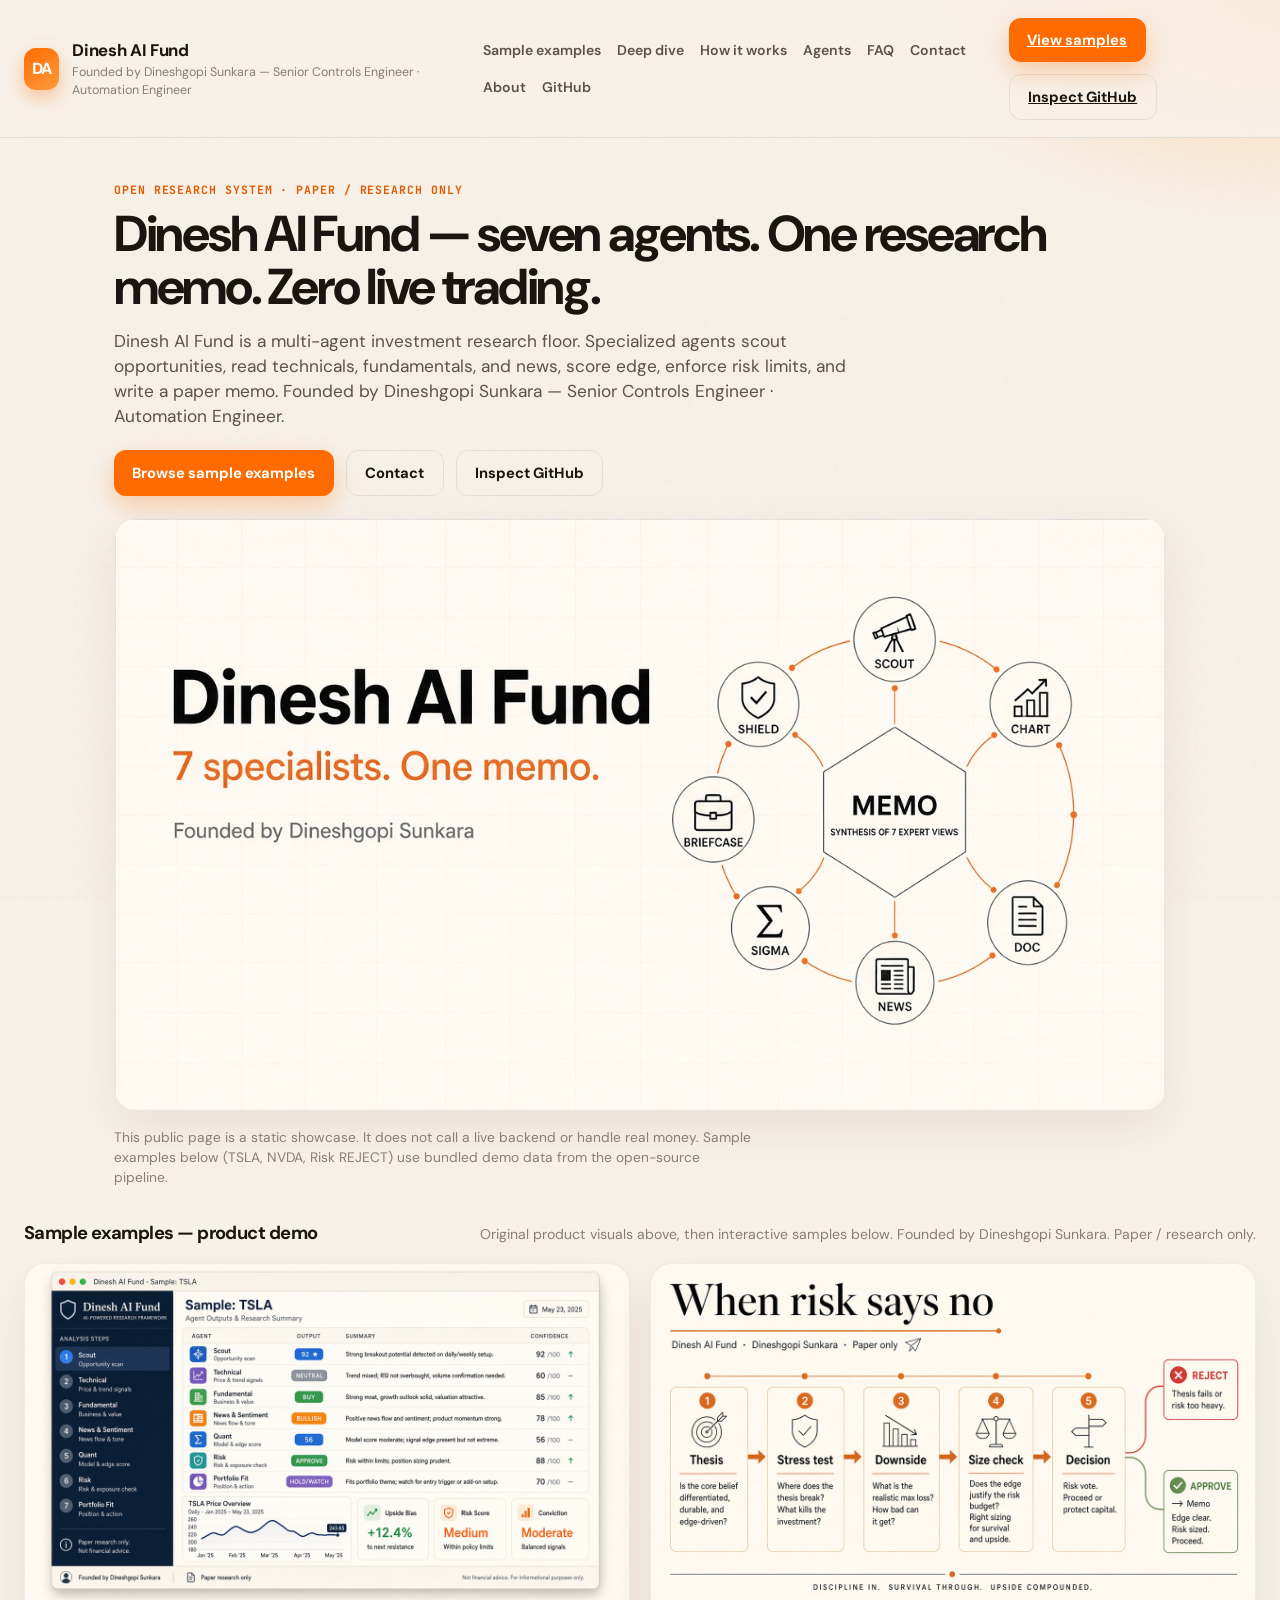
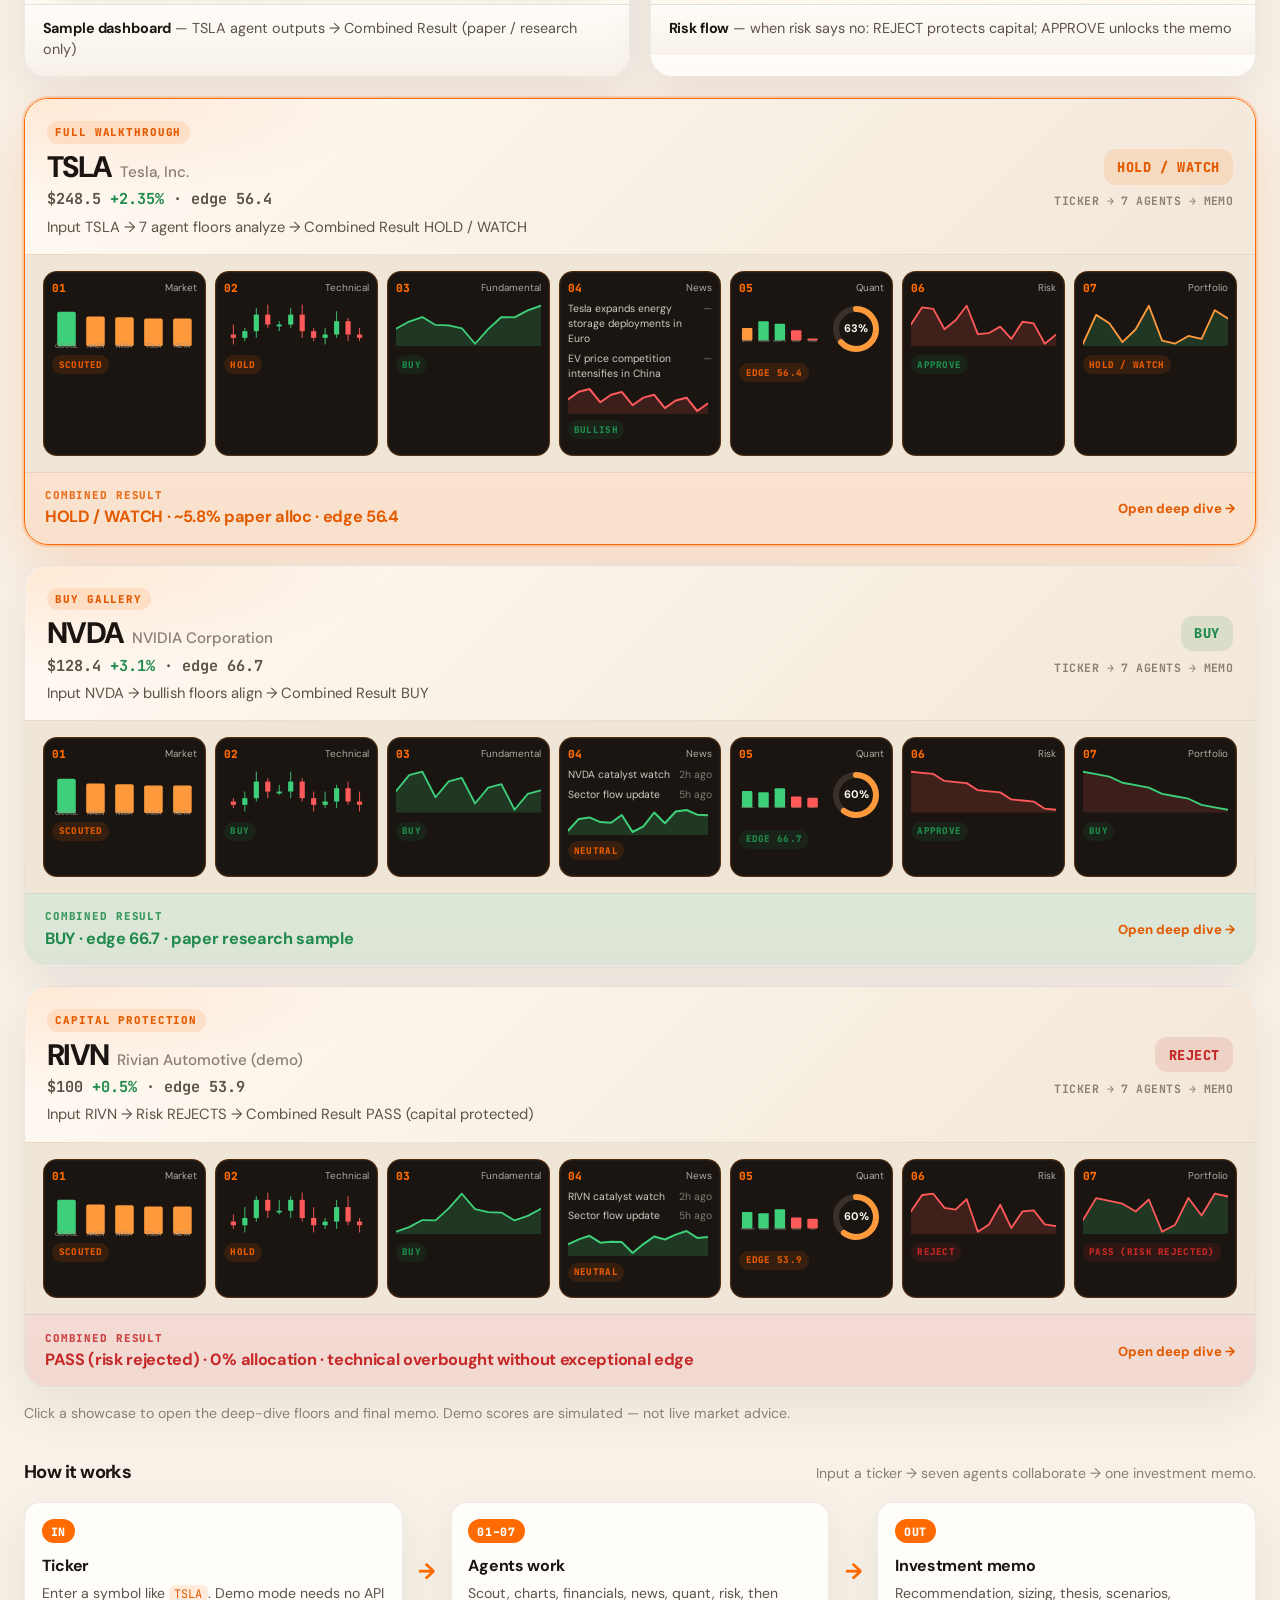
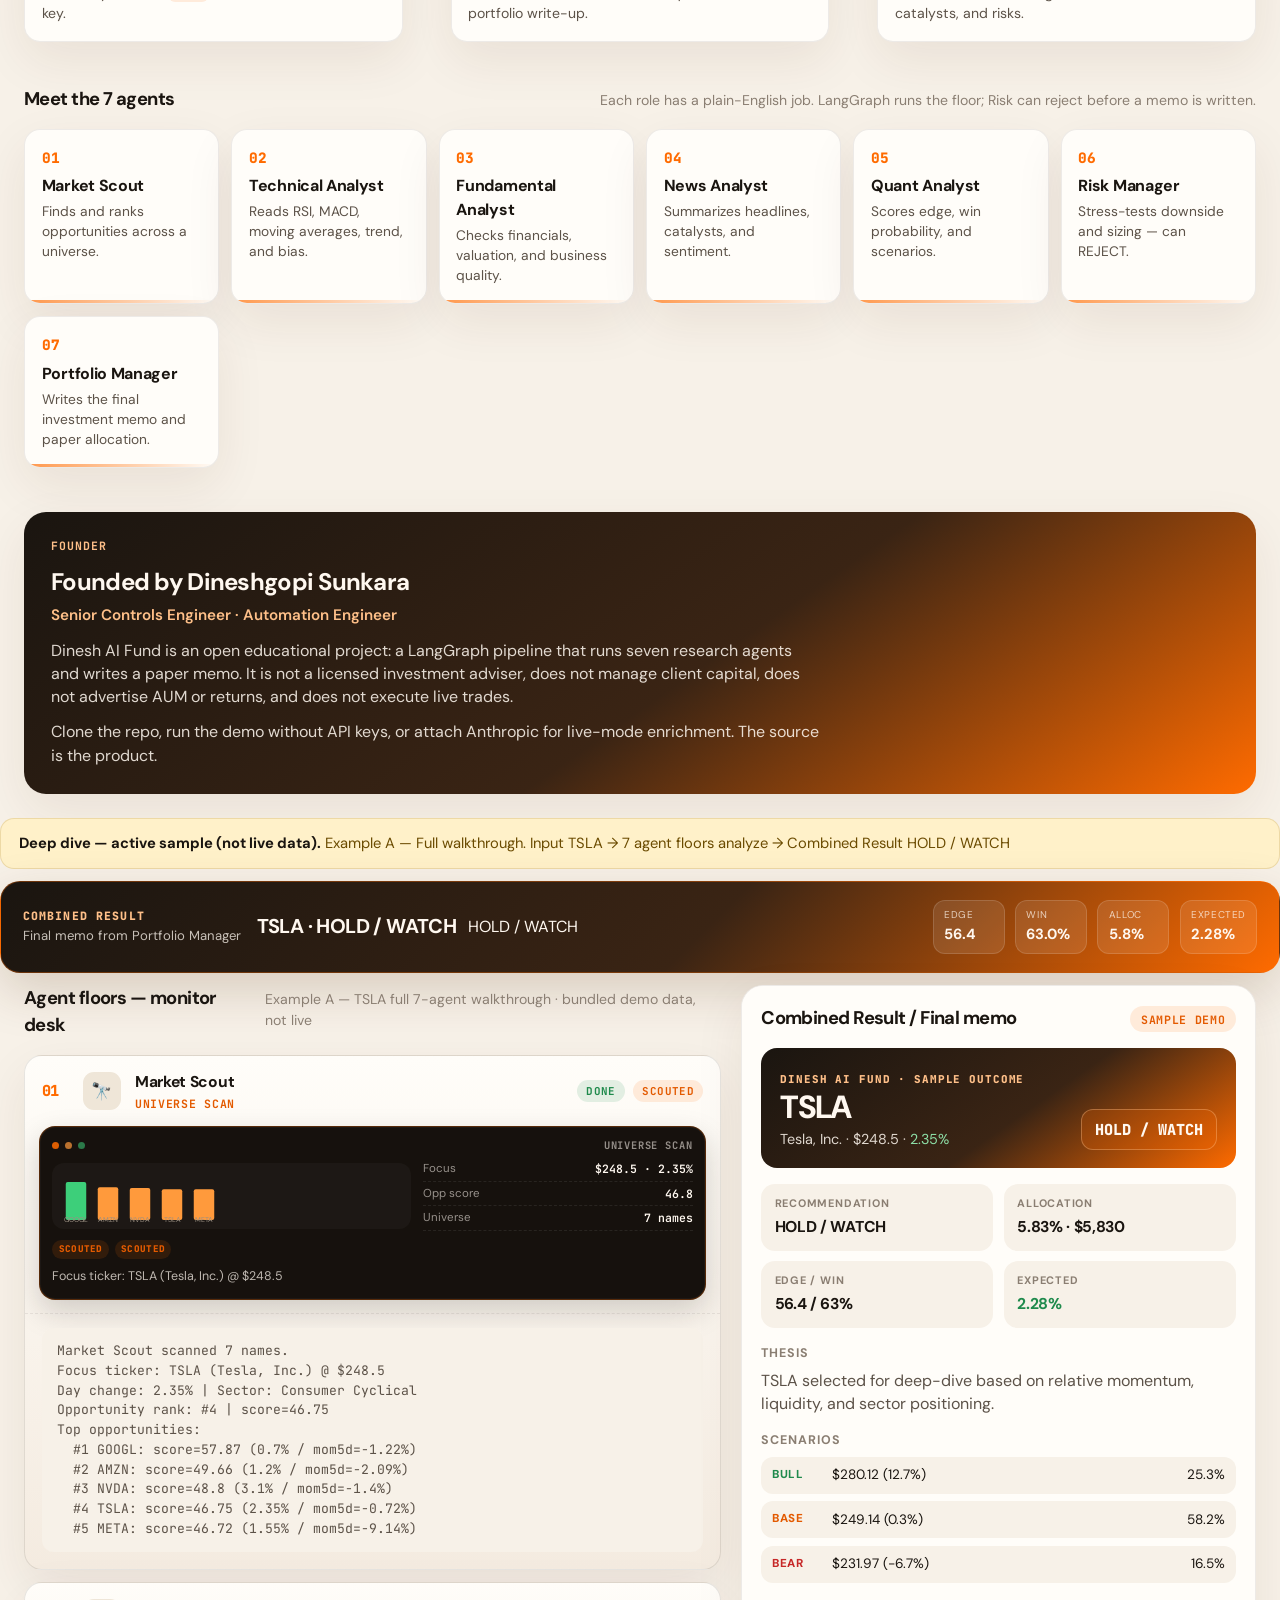
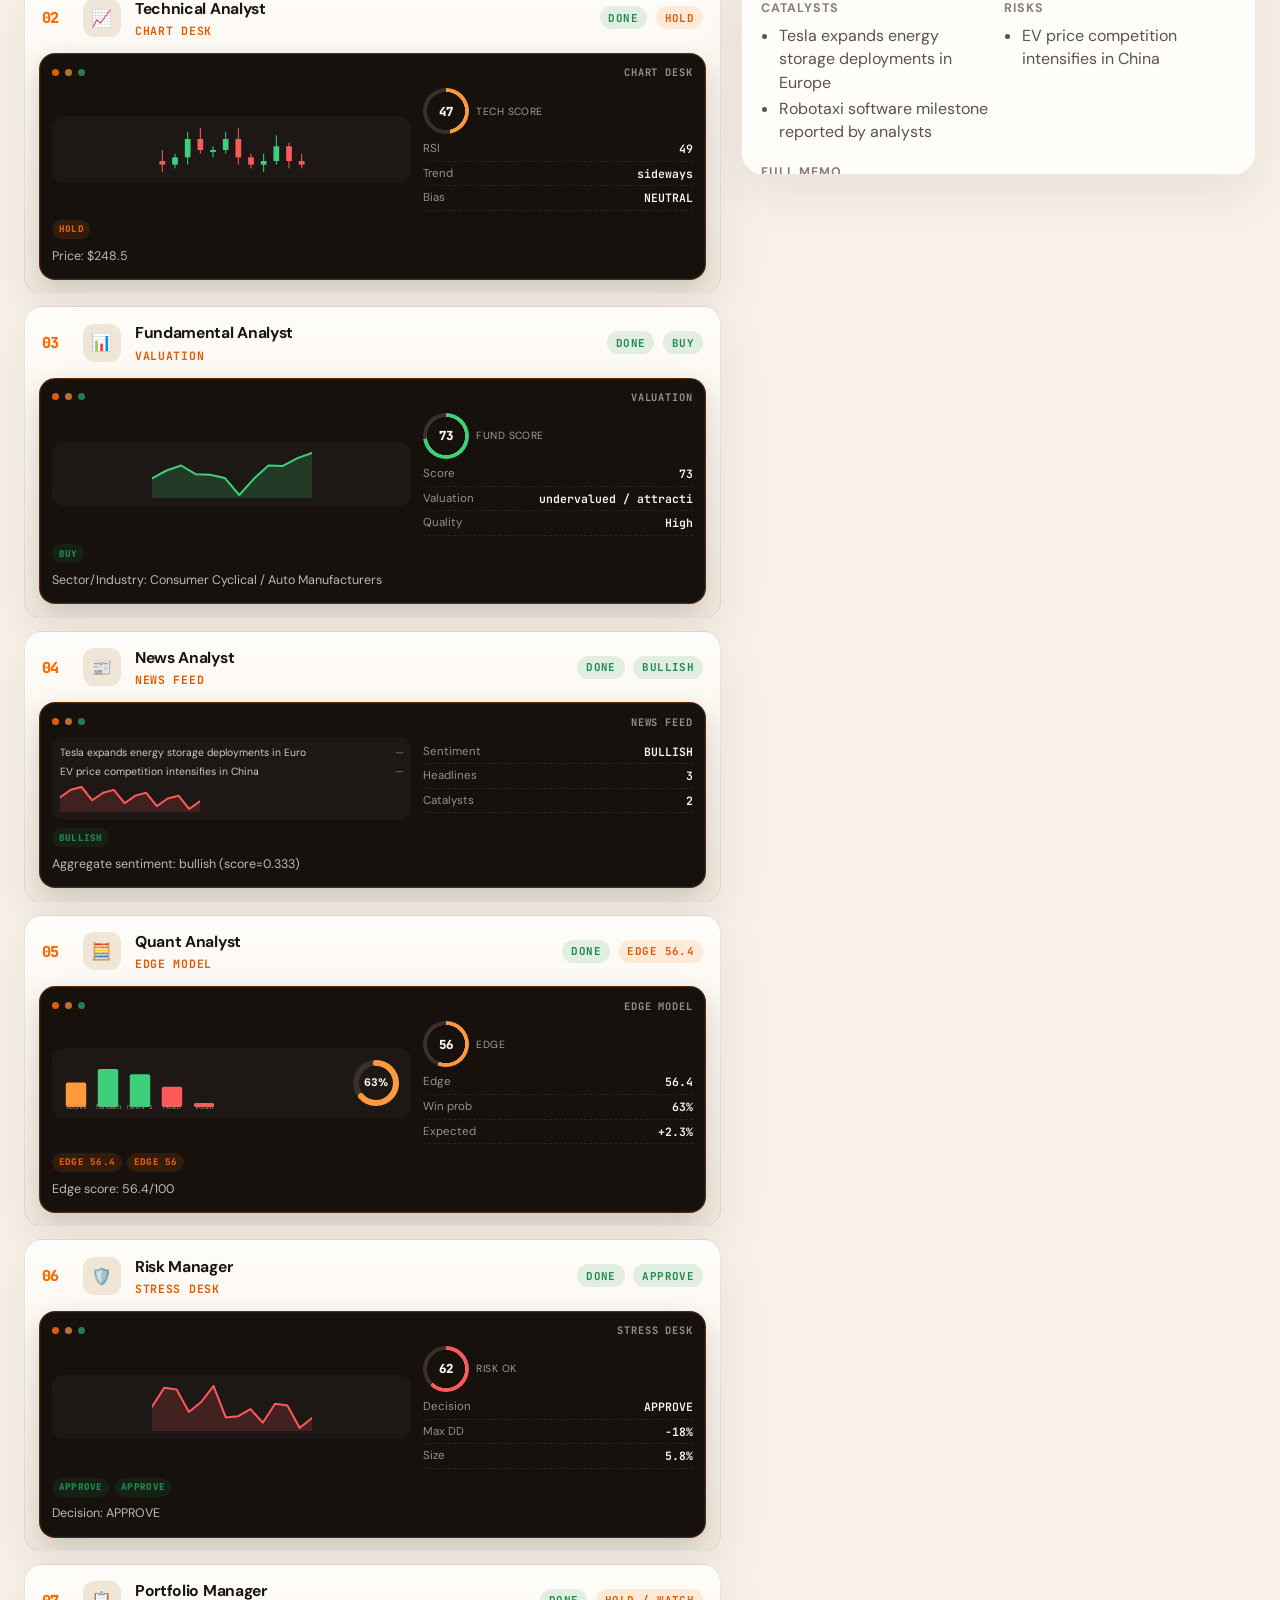
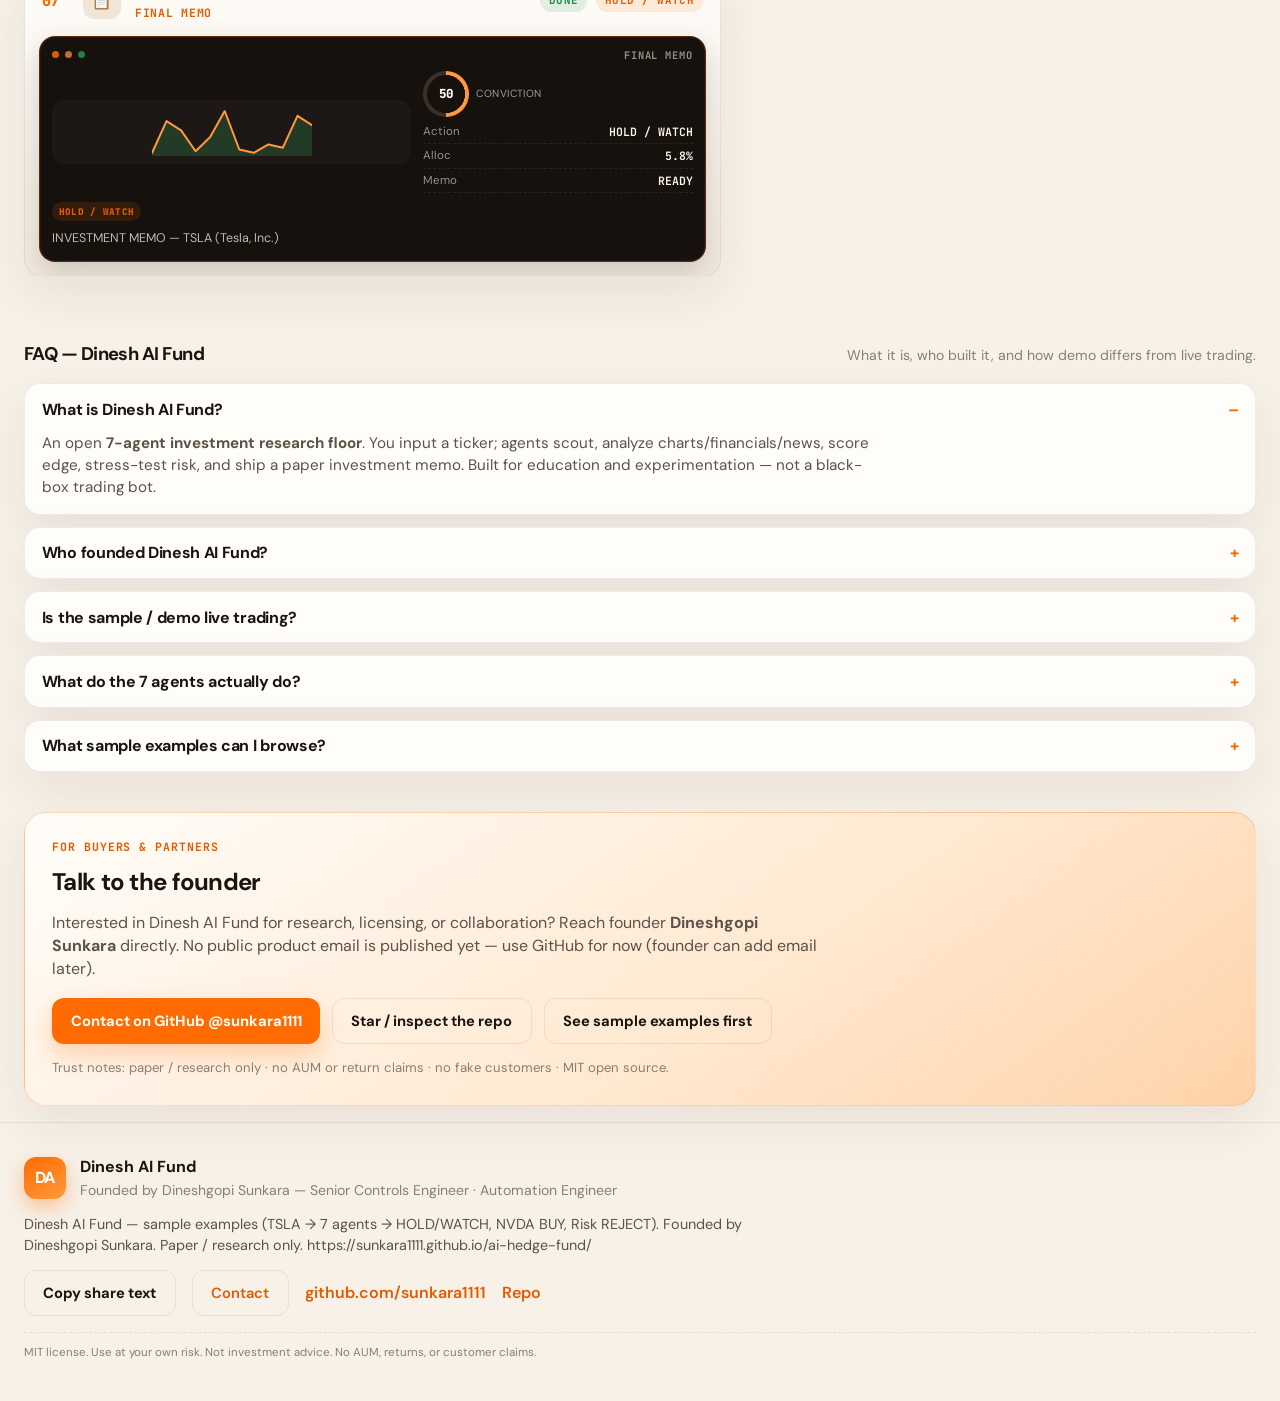
<file: docs/index.html>
<!DOCTYPE html>
<html lang="en">
<head>
  <meta charset="UTF-8" />
  <meta name="viewport" content="width=device-width, initial-scale=1" />
  <meta name="google-site-verification" content="DO7XB_6liCdMA5X7KJCPTIbZo_vxzI0I4fA6zxgZ00Y" />
  <title>Dinesh AI Fund by Dineshgopi Sunkara | Original 7-Agent AI Investment Research</title>
  <meta name="description" content="Dinesh AI Fund by Dineshgopi Sunkara — original 7-agent AI investment research on GitHub Pages. Sample examples (TSLA, NVDA, Risk REJECT): ticker → agents → paper memo. Not live trading. Not financial advice." />
  <meta name="author" content="Dineshgopi Sunkara" />
  <meta name="language" content="English" />
  <meta name="theme-color" content="#ff6b00" />
  <meta name="robots" content="index,follow" />
  <meta name="keywords" content="Dinesh AI Fund, Dineshgopi Sunkara, Dinesh AI Fund by Dineshgopi Sunkara, AI investment research, original multi-agent research, LangGraph, paper trading, investment memo, 7-agent research floor, GitHub Pages, Risk Manager REJECT" />
  <meta name="application-name" content="Dinesh AI Fund" />
  <link rel="sitemap" type="application/xml" title="Sitemap" href="https://sunkara1111.github.io/ai-hedge-fund/sitemap.xml" />

  <script type="application/ld+json">
  {
  "@context": "https://schema.org",
  "@graph": [
    {
      "@type": "Organization",
      "@id": "https://sunkara1111.github.io/ai-hedge-fund/#organization",
      "name": "Dinesh AI Fund",
      "url": "https://sunkara1111.github.io/ai-hedge-fund/",
      "logo": {
        "@type": "ImageObject",
        "url": "https://sunkara1111.github.io/ai-hedge-fund/og-square.png",
        "width": 1080,
        "height": 1080
      },
      "founder": {
        "@type": "Person",
        "@id": "https://sunkara1111.github.io/ai-hedge-fund/#founder",
        "name": "Dineshgopi Sunkara",
        "url": "https://github.com/sunkara1111"
      },
      "sameAs": [
        "https://github.com/sunkara1111/ai-hedge-fund",
        "https://github.com/sunkara1111"
      ],
      "alternateName": [
        "DineshAI Fund",
        "Dinesh AI Hedge Fund"
      ],
      "description": "Dinesh AI Fund is an original 7-agent investment research system founded by Dineshgopi Sunkara. Paper / research only — published on GitHub Pages.",
      "image": "https://sunkara1111.github.io/ai-hedge-fund/og-image.png"
    },
    {
      "@type": "Person",
      "@id": "https://sunkara1111.github.io/ai-hedge-fund/#founder",
      "name": "Dineshgopi Sunkara",
      "url": "https://github.com/sunkara1111",
      "jobTitle": "Senior Controls Engineer · Automation Engineer",
      "worksFor": {
        "@id": "https://sunkara1111.github.io/ai-hedge-fund/#organization"
      },
      "description": "Founder of Dinesh AI Fund — Senior Controls Engineer · Automation Engineer.",
      "sameAs": [
        "https://github.com/sunkara1111",
        "https://github.com/sunkara1111/ai-hedge-fund"
      ]
    },
    {
      "@type": "SoftwareApplication",
      "@id": "https://sunkara1111.github.io/ai-hedge-fund/#software",
      "name": "Dinesh AI Fund",
      "applicationCategory": "FinanceApplication",
      "operatingSystem": "Any",
      "url": "https://sunkara1111.github.io/ai-hedge-fund/",
      "description": "Dinesh AI Fund is a 7-agent investment research floor founded by Dineshgopi Sunkara. Public sample examples (TSLA, NVDA, Risk REJECT) show how agents produce a paper memo. Not a live trading product and not financial advice.",
      "author": {
        "@id": "https://sunkara1111.github.io/ai-hedge-fund/#founder"
      },
      "creator": {
        "@id": "https://sunkara1111.github.io/ai-hedge-fund/#founder"
      },
      "offers": {
        "@type": "Offer",
        "price": "0",
        "priceCurrency": "USD"
      },
      "isAccessibleForFree": true,
      "alternateName": "Dinesh AI Fund by Dineshgopi Sunkara",
      "image": "https://sunkara1111.github.io/ai-hedge-fund/og-image.png",
      "downloadUrl": "https://github.com/sunkara1111/ai-hedge-fund",
      "softwareVersion": "0.1.0"
    },
    {
      "@type": "WebPage",
      "@id": "https://sunkara1111.github.io/ai-hedge-fund/#webpage",
      "url": "https://sunkara1111.github.io/ai-hedge-fund/",
      "name": "Dinesh AI Fund by Dineshgopi Sunkara | Original 7-Agent AI Investment Research",
      "description": "Dinesh AI Fund by Dineshgopi Sunkara — original 7-agent AI investment research on GitHub Pages. Sample examples (TSLA, NVDA, Risk REJECT): ticker → agents → paper memo. Not live trading. Not financial advice.",
      "isPartOf": {
        "@id": "https://sunkara1111.github.io/ai-hedge-fund/#website"
      },
      "about": {
        "@id": "https://sunkara1111.github.io/ai-hedge-fund/#software"
      },
      "author": {
        "@id": "https://sunkara1111.github.io/ai-hedge-fund/#founder"
      },
      "publisher": {
        "@id": "https://sunkara1111.github.io/ai-hedge-fund/#organization"
      },
      "inLanguage": "en",
      "primaryImageOfPage": {
        "@type": "ImageObject",
        "url": "https://sunkara1111.github.io/ai-hedge-fund/assets/hero-orbit.png",
        "width": 1280,
        "height": 720
      },
      "image": [
        "https://sunkara1111.github.io/ai-hedge-fund/assets/hero-orbit.png",
        "https://sunkara1111.github.io/ai-hedge-fund/assets/sample-dashboard.png",
        "https://sunkara1111.github.io/ai-hedge-fund/assets/risk-flow.png",
        "https://sunkara1111.github.io/ai-hedge-fund/og-image.png"
      ]
    },
    {
      "@type": "WebSite",
      "@id": "https://sunkara1111.github.io/ai-hedge-fund/#website",
      "url": "https://sunkara1111.github.io/ai-hedge-fund/",
      "name": "Dinesh AI Fund",
      "description": "Official GitHub Pages site for Dinesh AI Fund by Dineshgopi Sunkara — original 7-agent investment research with sample examples. Paper / research only.",
      "publisher": {
        "@id": "https://sunkara1111.github.io/ai-hedge-fund/#organization"
      },
      "inLanguage": "en",
      "alternateName": "Dinesh AI Fund by Dineshgopi Sunkara",
      "creator": {
        "@id": "https://sunkara1111.github.io/ai-hedge-fund/#founder"
      },
      "about": {
        "@id": "https://sunkara1111.github.io/ai-hedge-fund/#software"
      },
      "potentialAction": {
        "@type": "SearchAction",
        "target": {
          "@type": "EntryPoint",
          "urlTemplate": "https://sunkara1111.github.io/ai-hedge-fund/?q={search_term_string}#examples"
        },
        "query-input": "required name=search_term_string"
      }
    },
    {
      "@type": "FAQPage",
      "@id": "https://sunkara1111.github.io/ai-hedge-fund/#faq",
      "mainEntity": [
        {
          "@type": "Question",
          "name": "What is Dinesh AI Fund?",
          "acceptedAnswer": {
            "@type": "Answer",
            "text": "Dinesh AI Fund is an open 7-agent investment research system. Specialized agents scout opportunities, analyze technicals, fundamentals, and news, score edge, enforce risk limits, and write a paper investment memo."
          }
        },
        {
          "@type": "Question",
          "name": "Who built Dinesh AI Fund?",
          "acceptedAnswer": {
            "@type": "Answer",
            "text": "Dinesh AI Fund was founded by Dineshgopi Sunkara. The source code is on GitHub at https://github.com/sunkara1111/ai-hedge-fund."
          }
        },
        {
          "@type": "Question",
          "name": "Is the demo live trading?",
          "acceptedAnswer": {
            "@type": "Answer",
            "text": "No. Demo mode uses bundled or simulated data for paper research only. Dinesh AI Fund does not handle real money, does not execute live trades, and is not financial advice."
          }
        },
        {
          "@type": "Question",
          "name": "What sample examples are on the site?",
          "acceptedAnswer": {
            "@type": "Answer",
            "text": "The public site includes concrete sample examples: TSLA full 7-agent walkthrough with a HOLD/WATCH memo, NVDA abbreviated agent gallery with a BUY memo, and a Risk Manager REJECT example that shows capital protection. All samples use bundled demo data — paper / research only."
          }
        },
        {
          "@type": "Question",
          "name": "How can buyers or partners contact the founder?",
          "acceptedAnswer": {
            "@type": "Answer",
            "text": "Contact Dineshgopi Sunkara via GitHub at https://github.com/sunkara1111. A public product email can be added later."
          }
        }
      ]
    }
  ]
}
  </script>
  <link rel="canonical" href="https://sunkara1111.github.io/ai-hedge-fund/" />
  <link rel="icon" type="image/png" href="./favicon.png" />
  <link rel="apple-touch-icon" href="./apple-touch-icon.png" />

  <meta property="og:type" content="website" />
  <meta property="og:locale" content="en_US" />
  <meta property="og:site_name" content="Dinesh AI Fund" />
  <meta property="og:title" content="Dinesh AI Fund by Dineshgopi Sunkara | Original 7-Agent AI Investment Research" />
  <meta property="og:description" content="Founded by Dineshgopi Sunkara — Senior Controls Engineer · Automation Engineer. Sample examples: TSLA HOLD/WATCH, NVDA BUY, Risk REJECT. Seven agents, paper memos only — not financial advice." />
  <meta property="og:url" content="https://sunkara1111.github.io/ai-hedge-fund/" />
  <meta property="og:image" content="https://sunkara1111.github.io/ai-hedge-fund/og-image.png?v=20260920a" />
  <meta property="og:image:type" content="image/png" />
  <meta property="og:image:width" content="1200" />
  <meta property="og:image:height" content="630" />
  <meta property="og:image:alt" content="Dinesh AI Fund — 7 specialists orbit into one research memo. Founded by Dineshgopi Sunkara. Paper / research only." />

  <meta name="twitter:card" content="summary_large_image" />
  <meta name="twitter:title" content="Dinesh AI Fund by Dineshgopi Sunkara | Original 7-Agent AI Investment Research" />
  <meta name="twitter:description" content="Founded by Dineshgopi Sunkara — Senior Controls Engineer · Automation Engineer. Sample examples show 7 agents → memo (TSLA, NVDA, REJECT). Paper research only — not financial advice." />
  <meta name="twitter:image" content="https://sunkara1111.github.io/ai-hedge-fund/og-image.png?v=20260920a" />
  <meta name="twitter:image:alt" content="Dinesh AI Fund — 7 specialists orbit into one research memo. Founded by Dineshgopi Sunkara. Paper / research only." />

  <link rel="preconnect" href="https://fonts.googleapis.com" />
  <link rel="preconnect" href="https://fonts.gstatic.com" crossorigin />
  <link href="https://fonts.googleapis.com/css2?family=DM+Sans:ital,opsz,wght@0,9..40,400;0,9..40,500;0,9..40,600;0,9..40,700;0,9..40,800;1,9..40,400&family=JetBrains+Mono:wght@400;500;600&display=swap" rel="stylesheet" />
  <link rel="stylesheet" href="./styles.css?v=20260920a" />
</head>
<body>
  <div class="grain" aria-hidden="true"></div>
  <header class="topbar">
    <div class="brand">
      <div class="brand-mark">DA</div>
      <div class="brand-text">
        <strong>Dinesh AI Fund</strong>
        <span>Founded by Dineshgopi Sunkara — Senior Controls Engineer · Automation Engineer</span>
      </div>
    </div>
    <nav class="nav" aria-label="Primary">
      <a href="#examples">Sample examples</a>
      <a href="#demo">Deep dive</a>
      <a href="#how">How it works</a>
      <a href="#agents">Agents</a>
      <a href="#faq">FAQ</a>
      <a href="#contact">Contact</a>
      <a href="#about">About</a>
      <a href="https://github.com/sunkara1111/ai-hedge-fund" target="_blank" rel="noopener noreferrer">GitHub</a>
    </nav>
    <div class="controls">
      <a class="btn btn-primary" href="#examples" id="cta-load">View samples</a>
      <a class="btn btn-ghost" href="https://github.com/sunkara1111/ai-hedge-fund" target="_blank" rel="noopener noreferrer">Inspect GitHub</a>
    </div>
  </header>

  <section class="hero" id="top">
    <p class="eyebrow">Open research system · paper / research only</p>
    <h1>Dinesh AI Fund — seven agents. One research memo. Zero live trading.</h1>
    <p class="lede">Dinesh AI Fund is a multi-agent investment research floor. Specialized agents scout opportunities, read technicals, fundamentals, and news, score edge, enforce risk limits, and write a paper memo. Founded by Dineshgopi Sunkara — Senior Controls Engineer · Automation Engineer.</p>
    <div class="hero-actions">
      <a class="btn btn-primary" href="#examples" id="cta-demo">Browse sample examples</a>
      <a class="btn btn-ghost" href="#contact">Contact</a>
      <a class="btn btn-ghost" href="https://github.com/sunkara1111/ai-hedge-fund" target="_blank" rel="noopener noreferrer">Inspect GitHub</a>
    </div>

    <figure class="hero-visual">
      <img src="./assets/hero-orbit.png?v=20260920a" width="1280" height="720" alt="Dinesh AI Fund orbit diagram: seven specialists (Scout, Chart, Doc, News, Sigma, Briefcase, Shield) synthesize into one MEMO. Founded by Dineshgopi Sunkara. Paper / research only." loading="eager" decoding="async" />
      <figcaption class="sr-only">Original product visual for Dinesh AI Fund — seven research specialists orbiting one investment memo.</figcaption>
    </figure>

    <p class="hero-note">This public page is a static showcase. It does not call a live backend or handle real money. Sample examples below (TSLA, NVDA, Risk REJECT) use bundled demo data from the open-source pipeline.</p>
  </section>

  <section class="examples" id="examples">
    <div class="section-head">
      <h2>Sample examples — product demo</h2>
      <p class="muted">Original product visuals above, then interactive samples below. Founded by Dineshgopi Sunkara. Paper / research only.</p>
    </div>

    <div class="visual-showcase" aria-label="Original product visuals">
      <figure class="visual-card">
        <img src="./assets/sample-dashboard.png?v=20260920a" width="1280" height="720" alt="Dinesh AI Fund sample dashboard for TSLA: seven agent outputs with confidence scores, price overview, and Combined Result HOLD/WATCH. Paper research only. Founded by Dineshgopi Sunkara." loading="lazy" decoding="async" />
        <figcaption><strong>Sample dashboard</strong> — TSLA agent outputs → Combined Result (paper / research only)</figcaption>
      </figure>
      <figure class="visual-card">
        <img src="./assets/risk-flow.png?v=20260920a" width="1280" height="720" alt="Dinesh AI Fund risk flow: Thesis → Stress test → Downside → Size check → Decision, ending in REJECT or APPROVE. Founded by Dineshgopi Sunkara. Paper / research only." loading="lazy" decoding="async" />
        <figcaption><strong>Risk flow</strong> — when risk says no: REJECT protects capital; APPROVE unlocks the memo</figcaption>
      </figure>
    </div>

    <div class="examples-grid" id="examples-grid" aria-label="Sample example gallery">
      <!-- filled by app.js from sample-examples.json -->
    </div>
    <p class="examples-note">Click a showcase to open the deep-dive floors and final memo. Demo scores are simulated — not live market advice.</p>
  </section>

  <section class="how" id="how">
    <div class="section-head">
      <h2>How it works</h2>
      <p class="muted">Input a ticker → seven agents collaborate → one investment memo.</p>
    </div>
    <div class="flow-track" aria-label="Product walkthrough">
      <div class="flow-step">
        <span class="flow-num">In</span>
        <strong>Ticker</strong>
        <p>Enter a symbol like <code>TSLA</code>. Demo mode needs no API key.</p>
      </div>
      <div class="flow-arrow" aria-hidden="true">→</div>
      <div class="flow-step">
        <span class="flow-num">01–07</span>
        <strong>Agents work</strong>
        <p>Scout, charts, financials, news, quant, risk, then portfolio write-up.</p>
      </div>
      <div class="flow-arrow" aria-hidden="true">→</div>
      <div class="flow-step">
        <span class="flow-num">Out</span>
        <strong>Investment memo</strong>
        <p>Recommendation, sizing, thesis, scenarios, catalysts, and risks.</p>
      </div>
    </div>
  </section>

  <section class="arch" id="agents">
    <div class="section-head">
      <h2>Meet the 7 agents</h2>
      <p class="muted">Each role has a plain-English job. LangGraph runs the floor; Risk can reject before a memo is written.</p>
    </div>
    <div class="arch-grid">
      <article class="arch-card"><span>01</span><strong>Market Scout</strong><p>Finds and ranks opportunities across a universe.</p></article>
      <article class="arch-card"><span>02</span><strong>Technical Analyst</strong><p>Reads RSI, MACD, moving averages, trend, and bias.</p></article>
      <article class="arch-card"><span>03</span><strong>Fundamental Analyst</strong><p>Checks financials, valuation, and business quality.</p></article>
      <article class="arch-card"><span>04</span><strong>News Analyst</strong><p>Summarizes headlines, catalysts, and sentiment.</p></article>
      <article class="arch-card"><span>05</span><strong>Quant Analyst</strong><p>Scores edge, win probability, and scenarios.</p></article>
      <article class="arch-card"><span>06</span><strong>Risk Manager</strong><p>Stress-tests downside and sizing — can REJECT.</p></article>
      <article class="arch-card"><span>07</span><strong>Portfolio Manager</strong><p>Writes the final investment memo and paper allocation.</p></article>
    </div>
  </section>

  <section class="about" id="about">
    <div class="about-card">
      <p class="eyebrow">Founder</p>
      <h2>Founded by Dineshgopi Sunkara</h2>
      <p class="founder-title">Senior Controls Engineer · Automation Engineer</p>
      <p>Dinesh AI Fund is an open educational project: a LangGraph pipeline that runs seven research agents and writes a paper memo. It is not a licensed investment adviser, does not manage client capital, does not advertise AUM or returns, and does not execute live trades.</p>
      <p>Clone the repo, run the demo without API keys, or attach Anthropic for live-mode enrichment. The source is the product.</p>
    </div>
  </section>

  <div class="sample-banner" id="demo-banner">
    <strong>Deep dive — active sample (not live data).</strong>
    <span id="demo-banner-detail">Select TSLA, NVDA, or Risk REJECT above. Below: each agent’s output card plus the Combined Result / Final memo from bundled sample JSON.</span>
  </div>

  <div class="combined-banner" id="combined-banner" hidden></div>

  <main class="layout showcase" id="demo">
    <section class="floor">
      <div class="section-head">
        <h2>Agent floors — monitor desk</h2>
        <p id="status-line" class="muted">Loading bundled sample analysis…</p>
      </div>
      <div class="agent-stack" id="agent-stack"></div>
    </section>

    <aside class="memo-panel">
      <div class="section-head">
        <h2>Combined Result / Final memo</h2>
        <span class="pill" id="mode-pill">SAMPLE</span>
      </div>

      <div class="memo-hero" id="memo-hero">
        <div class="memo-empty">
          <div class="memo-empty-icon">◇</div>
          <p>Bundled sample result appears here.</p>
        </div>
      </div>

      <div class="memo-grid" id="memo-grid" hidden>
        <div class="stat-card">
          <span class="stat-label">Recommendation</span>
          <strong id="m-rec">—</strong>
        </div>
        <div class="stat-card">
          <span class="stat-label">Allocation</span>
          <strong id="m-alloc">—</strong>
        </div>
        <div class="stat-card">
          <span class="stat-label">Edge / Win</span>
          <strong id="m-edge">—</strong>
        </div>
        <div class="stat-card">
          <span class="stat-label">Expected</span>
          <strong id="m-exp">—</strong>
        </div>
      </div>

      <div class="memo-block" id="block-thesis" hidden>
        <h3>Thesis</h3>
        <p id="m-thesis"></p>
      </div>

      <div class="memo-block" id="block-scenarios" hidden>
        <h3>Scenarios</h3>
        <div class="scenario-row" id="m-scenarios"></div>
      </div>

      <div class="memo-split" id="block-lists" hidden>
        <div class="memo-block">
          <h3>Catalysts</h3>
          <ul id="m-catalysts"></ul>
        </div>
        <div class="memo-block">
          <h3>Risks</h3>
          <ul id="m-risks"></ul>
        </div>
      </div>

      <div class="memo-block" id="block-full" hidden>
        <h3>Full Memo</h3>
        <pre id="m-full" class="memo-pre"></pre>
      </div>

      <div class="scan-block" id="scan-block" hidden>
        <h3>Universe Scan</h3>
        <div class="scan-list" id="scan-list"></div>
      </div>

      <p class="disclaimer">Paper / research only. Not financial advice. This showcase uses included demo data and does not handle real money.</p>
    </aside>
  </main>


  <section class="faq" id="faq">
    <div class="section-head">
      <h2>FAQ — Dinesh AI Fund</h2>
      <p class="muted">What it is, who built it, and how demo differs from live trading.</p>
    </div>
    <div class="faq-grid">
      <details class="faq-item" open>
        <summary>What is Dinesh AI Fund?</summary>
        <p>An open <strong>7-agent investment research floor</strong>. You input a ticker; agents scout, analyze charts/financials/news, score edge, stress-test risk, and ship a paper investment memo. Built for education and experimentation — not a black-box trading bot.</p>
      </details>
      <details class="faq-item">
        <summary>Who founded Dinesh AI Fund?</summary>
        <p><strong>Dineshgopi Sunkara</strong> founded Dinesh AI Fund. Source and issues live on <a href="https://github.com/sunkara1111/ai-hedge-fund" target="_blank" rel="noopener noreferrer">GitHub</a>.</p>
      </details>
      <details class="faq-item">
        <summary>Is the sample / demo live trading?</summary>
        <p><strong>No.</strong> Demo mode uses bundled or simulated data. The product does not handle real money, does not execute live trades, and is not financial advice. Live mode only enriches analysis with an optional Anthropic API key — still paper research.</p>
      </details>
      <details class="faq-item">
        <summary>What do the 7 agents actually do?</summary>
        <p>01 Market Scout ranks opportunities · 02 Technical Analyst reads charts · 03 Fundamental Analyst checks financials · 04 News Analyst weighs headlines · 05 Quant Analyst scores edge · 06 Risk Manager can REJECT · 07 Portfolio Manager writes the final memo.</p>
      </details>
      <details class="faq-item">
        <summary>What sample examples can I browse?</summary>
        <p><strong>Example A — TSLA:</strong> full 7-agent walkthrough ending in HOLD/WATCH. <strong>Example B — NVDA:</strong> abbreviated gallery with a BUY memo. <strong>Example C — RIVN:</strong> Risk Manager REJECTS to show capital protection. All bundled demo data.</p>
      </details>
    </div>
  </section>

  <section class="contact" id="contact">
    <div class="contact-card">
      <p class="eyebrow">For buyers &amp; partners</p>
      <h2>Talk to the founder</h2>
      <p class="contact-lede">Interested in Dinesh AI Fund for research, licensing, or collaboration? Reach founder <strong>Dineshgopi Sunkara</strong> directly. No public product email is published yet — use GitHub for now (founder can add email later).</p>
      <div class="contact-actions">
        <a class="btn btn-primary" href="https://github.com/sunkara1111" target="_blank" rel="noopener noreferrer">Contact on GitHub @sunkara1111</a>
        <a class="btn btn-ghost" href="https://github.com/sunkara1111/ai-hedge-fund" target="_blank" rel="noopener noreferrer">Star / inspect the repo</a>
        <a class="btn btn-ghost" href="#examples">See sample examples first</a>
      </div>
      <p class="contact-trust">Trust notes: paper / research only · no AUM or return claims · no fake customers · MIT open source.</p>
    </div>
  </section>

  <footer class="site-footer">
    <div class="footer-brand">
      <div class="brand-mark">DA</div>
      <div>
        <strong>Dinesh AI Fund</strong>
        <p>Founded by Dineshgopi Sunkara — Senior Controls Engineer · Automation Engineer</p>
      </div>
    </div>
    <p class="share-line" id="share-text">Dinesh AI Fund — sample examples (TSLA → 7 agents → HOLD/WATCH, NVDA BUY, Risk REJECT). Founded by Dineshgopi Sunkara. Paper / research only. https://sunkara1111.github.io/ai-hedge-fund/</p>
    <div class="footer-actions">
      <button type="button" class="btn btn-ghost" id="btn-copy-share">Copy share text</button>
      <a class="btn btn-ghost" href="#contact">Contact</a>
      <a href="https://github.com/sunkara1111" target="_blank" rel="noopener noreferrer">github.com/sunkara1111</a>
      <a href="https://github.com/sunkara1111/ai-hedge-fund" target="_blank" rel="noopener noreferrer">Repo</a>
    </div>
    <p class="disclaimer">MIT license. Use at your own risk. Not investment advice. No AUM, returns, or customer claims.</p>
  </footer>

  <script src="./app.js?v=20260920a"></script>
</body>
</html>
</file>
<file: docs/styles.css>
:root {
  --cream: #f7f1e8;
  --cream-2: #efe6d8;
  --ink: #1a1510;
  --ink-soft: #5c5248;
  --muted: #8a7e72;
  --orange: #ff6b00;
  --orange-deep: #e35a00;
  --orange-soft: rgba(255, 107, 0, 0.12);
  --bull: #1f8a4c;
  --bull-bg: rgba(31, 138, 76, 0.12);
  --bear: #c62828;
  --bear-bg: rgba(198, 40, 40, 0.12);
  --card: #fffdf9;
  --line: rgba(26, 21, 16, 0.08);
  --shadow: 0 18px 50px rgba(80, 40, 0, 0.08);
  --radius: 18px;
  --mono: "JetBrains Mono", ui-monospace, monospace;
  --sans: "DM Sans", system-ui, sans-serif;
}

* { box-sizing: border-box; }
html, body { margin: 0; padding: 0; }
body {
  font-family: var(--sans);
  color: var(--ink);
  background: radial-gradient(1200px 600px at 10% -10%, #ffe3c4 0%, transparent 55%),
              radial-gradient(900px 500px at 100% 0%, #ffd7b0 0%, transparent 45%),
              var(--cream);
  min-height: 100vh;
  line-height: 1.45;
}

.grain {
  pointer-events: none;
  position: fixed;
  inset: 0;
  opacity: 0.035;
  background-image: url("data:image/svg+xml,%3Csvg viewBox='0 0 200 200' xmlns='http://www.w3.org/2000/svg'%3E%3Cfilter id='n'%3E%3CfeTurbulence type='fractalNoise' baseFrequency='0.85' numOctaves='4' stitchTiles='stitch'/%3E%3C/filter%3E%3Crect width='100%25' height='100%25' filter='url(%23n)'/%3E%3C/svg%3E");
  z-index: 0;
}

.topbar, .layout { position: relative; z-index: 1; }

.topbar {
  display: flex;
  align-items: center;
  justify-content: space-between;
  gap: 1.25rem;
  padding: 1.1rem 1.5rem;
  border-bottom: 1px solid var(--line);
  backdrop-filter: blur(10px);
  background: rgba(247, 241, 232, 0.82);
  position: sticky;
  top: 0;
  z-index: 20;
}

.brand { display: flex; align-items: center; gap: 0.85rem; }
.brand-mark {
  width: 42px; height: 42px;
  border-radius: 12px;
  background: linear-gradient(145deg, var(--orange), #ff9a3c);
  color: white;
  font-weight: 800;
  display: grid; place-items: center;
  letter-spacing: -0.04em;
  box-shadow: 0 8px 20px rgba(255, 107, 0, 0.35);
}
.brand-text { display: flex; flex-direction: column; }
.brand-text strong { font-size: 1.05rem; letter-spacing: -0.02em; }
.brand-text span { font-size: 0.78rem; color: var(--muted); }

.controls {
  display: flex;
  align-items: end;
  gap: 0.75rem;
  flex-wrap: wrap;
}

.field { display: flex; flex-direction: column; gap: 0.3rem; }
.field span { font-size: 0.7rem; font-weight: 600; text-transform: uppercase; letter-spacing: 0.08em; color: var(--muted); }
.field input {
  width: 120px;
  padding: 0.7rem 0.85rem;
  border-radius: 12px;
  border: 1.5px solid var(--line);
  background: var(--card);
  font: 600 0.95rem var(--mono);
  text-transform: uppercase;
  color: var(--ink);
  outline: none;
}
.field input:focus { border-color: var(--orange); box-shadow: 0 0 0 3px var(--orange-soft); }

.demo-toggle {
  display: inline-flex;
  align-items: center;
  gap: 0.5rem;
  cursor: pointer;
  user-select: none;
  padding-bottom: 0.55rem;
}
.demo-toggle input { position: absolute; opacity: 0; width: 0; height: 0; }
.switch {
  width: 42px; height: 24px; border-radius: 999px;
  background: #d6cbbb; position: relative; transition: 0.2s;
}
.switch::after {
  content: "";
  position: absolute; top: 3px; left: 3px;
  width: 18px; height: 18px; border-radius: 50%;
  background: white; transition: 0.2s;
  box-shadow: 0 2px 6px rgba(0,0,0,0.15);
}
.demo-toggle input:checked + .switch { background: var(--orange); }
.demo-toggle input:checked + .switch::after { transform: translateX(18px); }
.demo-label { font-weight: 700; font-size: 0.85rem; color: var(--ink-soft); }

.btn {
  border: none;
  border-radius: 12px;
  padding: 0.75rem 1.15rem;
  font: 700 0.92rem var(--sans);
  cursor: pointer;
  transition: transform 0.12s ease, box-shadow 0.12s ease, background 0.12s;
}
.btn:active { transform: translateY(1px); }
.btn:disabled { opacity: 0.55; cursor: wait; }
.btn-primary {
  background: var(--orange);
  color: white;
  box-shadow: 0 10px 24px rgba(255, 107, 0, 0.28);
}
.btn-primary:hover:not(:disabled) { background: var(--orange-deep); }
.btn-ghost {
  background: transparent;
  color: var(--ink);
  border: 1.5px solid var(--line);
}
.btn-ghost:hover:not(:disabled) { border-color: var(--orange); color: var(--orange-deep); }

.layout {
  display: grid;
  grid-template-columns: minmax(0, 1.15fr) minmax(320px, 0.85fr);
  gap: 1.25rem;
  padding: 1.25rem 1.5rem 2rem;
  max-width: 1400px;
  margin: 0 auto;
}

.section-head {
  display: flex;
  align-items: baseline;
  justify-content: space-between;
  gap: 1rem;
  margin-bottom: 1rem;
}
.section-head h2 {
  margin: 0;
  font-size: 1.15rem;
  letter-spacing: -0.03em;
}
.muted { color: var(--muted); font-size: 0.88rem; margin: 0; }

.pill {
  font: 700 0.72rem var(--mono);
  letter-spacing: 0.06em;
  padding: 0.35rem 0.65rem;
  border-radius: 999px;
  background: var(--orange-soft);
  color: var(--orange-deep);
  text-transform: uppercase;
}
.pill.live { background: var(--bull-bg); color: var(--bull); }
.pill.busy { background: #fff1c9; color: #9a6b00; }

.agent-stack { display: flex; flex-direction: column; gap: 0.75rem; }

.agent-card {
  background: var(--card);
  border: 1px solid var(--line);
  border-radius: var(--radius);
  box-shadow: var(--shadow);
  overflow: hidden;
  transition: border-color 0.15s ease;
}
.agent-card[data-status="running"] { border-color: rgba(255, 107, 0, 0.45); }
.agent-card[data-status="done"] { border-color: rgba(26, 21, 16, 0.1); }

.agent-head {
  display: grid;
  grid-template-columns: auto 1fr auto;
  gap: 0.9rem;
  align-items: center;
  padding: 0.95rem 1.05rem;
  cursor: pointer;
  width: 100%;
  background: transparent;
  border: none;
  text-align: left;
  font: inherit;
  color: inherit;
}
.agent-num {
  font: 800 0.95rem var(--mono);
  color: var(--orange);
  letter-spacing: -0.04em;
  min-width: 2rem;
}
.agent-icon {
  width: 38px; height: 38px;
  border-radius: 11px;
  display: grid; place-items: center;
  background: var(--cream-2);
  font-size: 1.05rem;
}
.agent-meta { display: flex; flex-direction: column; gap: 0.15rem; min-width: 0; }
.agent-meta strong { font-size: 0.98rem; letter-spacing: -0.02em; }
.agent-meta span { font-size: 0.8rem; color: var(--muted); white-space: nowrap; overflow: hidden; text-overflow: ellipsis; }

.agent-side { display: flex; align-items: center; gap: 0.55rem; flex-wrap: wrap; justify-content: flex-end; }

.status-chip, .verdict-chip {
  font: 700 0.68rem var(--mono);
  letter-spacing: 0.04em;
  text-transform: uppercase;
  padding: 0.28rem 0.55rem;
  border-radius: 999px;
}
.status-chip.pending { background: #efe8dc; color: var(--muted); }
.status-chip.running { background: #fff1c9; color: #9a6b00; animation: pulse 1.1s ease infinite; }
.status-chip.done { background: var(--bull-bg); color: var(--bull); }
.verdict-chip.bull { background: var(--bull-bg); color: var(--bull); }
.verdict-chip.bear { background: var(--bear-bg); color: var(--bear); }
.verdict-chip.neutral { background: var(--orange-soft); color: var(--orange-deep); }

@keyframes pulse {
  0%, 100% { opacity: 1; }
  50% { opacity: 0.55; }
}

.agent-body {
  display: none;
  padding: 0 1.05rem 1.05rem;
  border-top: 1px dashed var(--line);
}
.agent-card.open .agent-body { display: block; }
.rationale {
  margin: 0.85rem 0 0;
  padding: 0.85rem 0.95rem;
  background: var(--cream);
  border-radius: 12px;
  font: 0.82rem/1.5 var(--mono);
  white-space: pre-wrap;
  color: var(--ink-soft);
  max-height: 260px;
  overflow: auto;
}

.memo-panel {
  background: var(--card);
  border: 1px solid var(--line);
  border-radius: calc(var(--radius) + 4px);
  box-shadow: var(--shadow);
  padding: 1.15rem 1.2rem 1.3rem;
  position: sticky;
  top: 88px;
  max-height: calc(100vh - 110px);
  overflow: auto;
}

.memo-hero {
  min-height: 120px;
  border-radius: 16px;
  background: linear-gradient(145deg, #1a1510, #3a2414 55%, #ff6b00);
  color: #fff8f0;
  padding: 1.15rem 1.2rem;
  margin-bottom: 1rem;
  display: flex;
  align-items: center;
}
.memo-empty { text-align: center; width: 100%; opacity: 0.9; }
.memo-empty-icon { font-size: 1.6rem; margin-bottom: 0.35rem; opacity: 0.7; }
.memo-empty p { margin: 0; font-size: 0.9rem; color: rgba(255,248,240,0.78); }
.memo-hero.filled {
  display: grid;
  grid-template-columns: 1fr auto;
  gap: 0.75rem;
  align-items: end;
}
.memo-hero .ticker-lg {
  font: 800 2rem/1 var(--sans);
  letter-spacing: -0.05em;
  margin: 0 0 0.35rem;
}
.memo-hero .quote-line { margin: 0; opacity: 0.85; font-size: 0.9rem; }
.memo-hero .rec-badge {
  font: 800 0.95rem var(--mono);
  padding: 0.55rem 0.8rem;
  border-radius: 12px;
  background: rgba(255,255,255,0.14);
  border: 1px solid rgba(255,255,255,0.18);
}

.memo-grid {
  display: grid;
  grid-template-columns: 1fr 1fr;
  gap: 0.65rem;
  margin-bottom: 1rem;
}
.stat-card {
  background: var(--cream);
  border-radius: 14px;
  padding: 0.75rem 0.85rem;
  display: flex;
  flex-direction: column;
  gap: 0.25rem;
}
.stat-label {
  font-size: 0.68rem;
  text-transform: uppercase;
  letter-spacing: 0.07em;
  color: var(--muted);
  font-weight: 700;
}
.stat-card strong { font-size: 0.98rem; letter-spacing: -0.02em; }
.stat-card strong.bull { color: var(--bull); }
.stat-card strong.bear { color: var(--bear); }

.memo-block { margin-bottom: 1rem; }
.memo-block h3, .scan-block h3 {
  margin: 0 0 0.45rem;
  font-size: 0.78rem;
  text-transform: uppercase;
  letter-spacing: 0.08em;
  color: var(--muted);
}
.memo-block p { margin: 0; color: var(--ink-soft); }
.memo-block ul { margin: 0; padding-left: 1.1rem; color: var(--ink-soft); }
.memo-block li { margin: 0.2rem 0; }

.scenario-row { display: grid; gap: 0.45rem; }
.scenario {
  display: grid;
  grid-template-columns: 52px 1fr auto;
  gap: 0.5rem;
  align-items: center;
  background: var(--cream);
  border-radius: 12px;
  padding: 0.55rem 0.7rem;
  font-size: 0.85rem;
}
.scenario .tag { font-weight: 800; font-size: 0.72rem; letter-spacing: 0.05em; }
.scenario.bull .tag { color: var(--bull); }
.scenario.base .tag { color: var(--orange-deep); }
.scenario.bear .tag { color: var(--bear); }

.memo-split {
  display: grid;
  grid-template-columns: 1fr 1fr;
  gap: 0.75rem;
}

.memo-pre {
  margin: 0;
  padding: 0.85rem;
  background: #1a1510;
  color: #f5e6d3;
  border-radius: 12px;
  font: 0.72rem/1.45 var(--mono);
  white-space: pre-wrap;
  max-height: 280px;
  overflow: auto;
}

.scan-list { display: flex; flex-direction: column; gap: 0.4rem; }
.scan-row {
  display: grid;
  grid-template-columns: 28px 56px 1fr auto;
  gap: 0.5rem;
  align-items: center;
  padding: 0.45rem 0.6rem;
  border-radius: 10px;
  background: var(--cream);
  font-size: 0.82rem;
}
.scan-row .rank { font-weight: 800; color: var(--orange); font-family: var(--mono); }
.scan-row .sym { font-weight: 700; font-family: var(--mono); }

.disclaimer {
  margin: 1rem 0 0;
  font-size: 0.72rem;
  color: var(--muted);
  border-top: 1px dashed var(--line);
  padding-top: 0.75rem;
}

@media (max-width: 980px) {
  .layout { grid-template-columns: 1fr; }
  .memo-panel { position: static; max-height: none; }
  .topbar { flex-direction: column; align-items: stretch; }
  .controls { justify-content: flex-start; }
}

.nav {
  display: flex;
  align-items: center;
  gap: 1rem;
  flex-wrap: wrap;
}
.nav a {
  color: var(--ink-soft);
  text-decoration: none;
  font-weight: 600;
  font-size: 0.88rem;
}
.nav a:hover { color: var(--orange-deep); }

.hero, .how, .arch, .about, .faq, .contact, .site-footer {
  position: relative;
  z-index: 1;
  max-width: 1400px;
  margin: 0 auto;
  padding: 2.25rem 1.5rem 0;
}

.hero { padding-top: 2.75rem; padding-bottom: 0.5rem; max-width: 1100px; }
.eyebrow {
  margin: 0 0 0.7rem;
  font: 700 0.72rem var(--mono);
  letter-spacing: 0.08em;
  text-transform: uppercase;
  color: var(--orange-deep);
}
.hero h1 {
  margin: 0 0 0.9rem;
  font-size: clamp(2rem, 4vw, 3.15rem);
  letter-spacing: -0.045em;
  line-height: 1.05;
}
.lede { margin: 0 0 1.35rem; color: var(--ink-soft); font-size: 1.08rem; max-width: 46rem; }
.hero-actions { display: flex; gap: 0.75rem; flex-wrap: wrap; margin-bottom: 1rem; }
.hero-actions .btn { text-decoration: none; display: inline-flex; align-items: center; }
.hero-note { margin: 0; color: var(--muted); font-size: 0.86rem; max-width: 40rem; }


.how {
  position: relative;
  z-index: 1;
  max-width: 1400px;
  margin: 0 auto;
  padding: 2rem 1.5rem 0;
}
.flow-track {
  display: flex;
  align-items: stretch;
  gap: 0.75rem;
  flex-wrap: wrap;
  margin-bottom: 0.5rem;
}
.flow-step {
  flex: 1 1 200px;
  background: var(--card);
  border: 1px solid var(--line);
  border-radius: 16px;
  padding: 1rem 1.05rem 1.1rem;
  box-shadow: var(--shadow);
}
.flow-step .flow-num {
  display: inline-block;
  font: 800 0.72rem var(--mono);
  letter-spacing: 0.06em;
  text-transform: uppercase;
  color: white;
  background: var(--orange);
  border-radius: 999px;
  padding: 0.28rem 0.55rem;
  margin-bottom: 0.45rem;
}
.flow-step strong { display: block; margin: 0.2rem 0 0.35rem; letter-spacing: -0.02em; }
.flow-step p { margin: 0; color: var(--ink-soft); font-size: 0.88rem; }
.flow-step code {
  font-family: var(--mono);
  font-size: 0.84em;
  background: var(--orange-soft);
  color: var(--orange-deep);
  padding: 0.05rem 0.35rem;
  border-radius: 6px;
}
.flow-arrow {
  display: grid;
  place-items: center;
  font-size: 1.4rem;
  font-weight: 800;
  color: var(--orange);
  min-width: 1.5rem;
  align-self: center;
}
@media (max-width: 720px) {
  .flow-arrow { display: none; }
}

.arch-grid {
  display: grid;
  grid-template-columns: repeat(auto-fit, minmax(180px, 1fr));
  gap: 0.75rem;
  margin-bottom: 0.5rem;
}
.arch-card {
  background: var(--card);
  border: 1px solid var(--line);
  border-radius: 16px;
  padding: 1rem 1.05rem 1.1rem;
  box-shadow: var(--shadow);
}
.arch-card span {
  font: 800 0.9rem var(--mono);
  color: var(--orange);
}
.arch-card strong { display: block; margin: 0.35rem 0 0.3rem; letter-spacing: -0.02em; }
.arch-card p { margin: 0; color: var(--ink-soft); font-size: 0.86rem; }

.about { padding-bottom: 0.25rem; }
.about-card {
  background: linear-gradient(145deg, #1a1510, #3a2414 55%, #ff6b00);
  color: #fff8f0;
  border-radius: 22px;
  padding: 1.6rem 1.7rem 1.7rem;
  box-shadow: var(--shadow);
}
.about-card .eyebrow { color: #ffc089; }
.about-card h2 { margin: 0 0 0.7rem; letter-spacing: -0.03em; }
.about-card .founder-title {
  margin: -0.35rem 0 0.85rem;
  font: 600 0.95rem var(--sans);
  color: #ffc089;
}
.about-card p { margin: 0 0 0.75rem; color: rgba(255,248,240,0.86); max-width: 48rem; }
.about-card p:last-child { margin-bottom: 0; }

.site-footer {
  padding: 2rem 1.5rem 2.5rem;
  border-top: 1px solid var(--line);
  margin-top: 1rem;
}
.footer-brand { display: flex; align-items: center; gap: 0.85rem; margin-bottom: 0.85rem; }
.footer-brand p { margin: 0.15rem 0 0; color: var(--muted); font-size: 0.88rem; }
.share-line {
  margin: 0 0 0.85rem;
  color: var(--ink-soft);
  font-size: 0.9rem;
  max-width: 48rem;
}
.footer-actions {
  display: flex;
  align-items: center;
  gap: 1rem;
  flex-wrap: wrap;
  margin-bottom: 0.75rem;
}
.footer-actions a { color: var(--orange-deep); font-weight: 600; text-decoration: none; }
.footer-actions a:hover { text-decoration: underline; }

.toast {
  position: fixed;
  bottom: 1.25rem;
  right: 1.25rem;
  background: #1a1510;
  color: #fff8f0;
  padding: 0.7rem 0.95rem;
  border-radius: 12px;
  font-size: 0.85rem;
  z-index: 40;
  box-shadow: var(--shadow);
}

@media (max-width: 1100px) {
  .topbar { flex-wrap: wrap; }
  .nav { width: 100%; order: 3; }
}

@media (max-width: 980px) {
  .hero { padding-top: 1.75rem; }
}

.sample-banner {
  max-width: 1400px;
  margin: 1.25rem auto 0;
  padding: 0.85rem 1.1rem;
  border-radius: 14px;
  background: #fff1c9;
  color: #6b4b00;
  border: 1px solid rgba(154, 107, 0, 0.18);
  font-size: 0.92rem;
  position: relative;
  z-index: 1;
}
.sample-banner strong { color: #1a1510; }
.layout.showcase { padding-top: 0.75rem; }


.faq, .contact {
  position: relative;
  z-index: 1;
  max-width: 1400px;
  margin: 0 auto;
  padding: 2rem 1.5rem 0;
}
.faq-grid {
  display: grid;
  gap: 0.75rem;
  margin-bottom: 0.5rem;
}
.faq-item {
  background: var(--card);
  border: 1px solid var(--line);
  border-radius: 16px;
  padding: 0.85rem 1.05rem;
  box-shadow: var(--shadow);
}
.faq-item summary {
  cursor: pointer;
  font-weight: 700;
  letter-spacing: -0.02em;
  list-style: none;
}
.faq-item summary::-webkit-details-marker { display: none; }
.faq-item summary::after {
  content: "+";
  float: right;
  color: var(--orange);
  font-weight: 800;
}
.faq-item[open] summary::after { content: "–"; }
.faq-item p {
  margin: 0.65rem 0 0.15rem;
  color: var(--ink-soft);
  font-size: 0.95rem;
  max-width: 52rem;
}
.faq-item a { color: var(--orange-deep); font-weight: 600; }

.contact-card {
  background: linear-gradient(145deg, #fffdf9, #ffe8d0 60%, #ffd2a8);
  border: 1px solid rgba(255, 107, 0, 0.22);
  border-radius: 22px;
  padding: 1.6rem 1.7rem 1.7rem;
  box-shadow: var(--shadow);
}
.contact-card .eyebrow { color: var(--orange-deep); }
.contact-card h2 { margin: 0 0 0.7rem; letter-spacing: -0.03em; }
.contact-lede { margin: 0 0 1.1rem; color: var(--ink-soft); max-width: 48rem; }
.contact-actions { display: flex; flex-wrap: wrap; gap: 0.75rem; margin-bottom: 0.9rem; }
.contact-actions .btn { text-decoration: none; display: inline-flex; align-items: center; }
.contact-trust { margin: 0; font-size: 0.82rem; color: var(--muted); }

/* —— Sample examples gallery —— */
.examples {
  position: relative;
  z-index: 1;
  max-width: 1400px;
  margin: 0 auto;
  padding: 1.5rem 1.5rem 0.25rem;
}
.examples-grid {
  display: grid;
  grid-template-columns: 1fr;
  gap: 1.25rem;
}
.example-showcase {
  background: linear-gradient(180deg, #fffdf9 0%, #f7f1e8 100%);
  border: 1px solid var(--line);
  border-radius: 24px;
  box-shadow: var(--shadow);
  overflow: hidden;
  transition: border-color 0.15s ease, box-shadow 0.15s ease, transform 0.15s ease;
}
.example-showcase:hover {
  transform: translateY(-2px);
  border-color: rgba(255, 107, 0, 0.35);
}
.example-showcase.active {
  border-color: var(--orange);
  box-shadow: 0 22px 60px rgba(255, 107, 0, 0.18);
  outline: 2px solid rgba(255, 107, 0, 0.22);
}
.example-hit {
  display: block;
  width: 100%;
  text-align: left;
  font: inherit;
  color: inherit;
  background: transparent;
  border: 0;
  padding: 0;
  cursor: pointer;
}
.ex-hero {
  display: grid;
  grid-template-columns: 1fr auto;
  gap: 1rem;
  padding: 1.25rem 1.35rem 1rem;
  background:
    radial-gradient(600px 180px at 0% 0%, rgba(255,107,0,0.12), transparent 60%),
    linear-gradient(135deg, #fffaf3, #f3e7d8);
  border-bottom: 1px solid var(--line);
}
.ex-tag {
  display: inline-block;
  font: 800 0.68rem var(--mono);
  letter-spacing: 0.08em;
  text-transform: uppercase;
  color: var(--orange-deep);
  background: var(--orange-soft);
  padding: 0.28rem 0.55rem;
  border-radius: 999px;
  margin-bottom: 0.55rem;
}
.ex-hero h3 {
  margin: 0 0 0.35rem;
  display: flex;
  flex-wrap: wrap;
  align-items: baseline;
  gap: 0.5rem;
}
.ex-ticker {
  font: 800 1.85rem/1 var(--sans);
  letter-spacing: -0.05em;
}
.ex-name {
  font-weight: 500;
  color: var(--muted);
  font-size: 0.95rem;
}
.ex-price {
  margin: 0 0 0.45rem;
  font: 700 0.95rem var(--mono);
  color: var(--ink-soft);
}
.ex-price .bull { color: var(--bull); }
.ex-price .bear { color: var(--bear); }
.example-summary {
  margin: 0;
  color: var(--ink-soft);
  font-size: 0.92rem;
  line-height: 1.45;
  max-width: 42rem;
}
.ex-hero-right {
  display: flex;
  flex-direction: column;
  align-items: flex-end;
  gap: 0.55rem;
  justify-content: center;
}
.ex-flow {
  font: 700 0.72rem var(--mono);
  letter-spacing: 0.04em;
  text-transform: uppercase;
  color: var(--muted);
}
.bias-badge {
  font: 800 0.85rem var(--mono);
  letter-spacing: 0.04em;
  text-transform: uppercase;
  padding: 0.55rem 0.85rem;
  border-radius: 12px;
}
.bias-badge.bull, .bias-pill.bull, .ex-combined.tone-bull { background: var(--bull-bg); color: var(--bull); }
.bias-badge.bear, .bias-pill.bear, .ex-combined.tone-bear { background: var(--bear-bg); color: var(--bear); }
.bias-badge.neutral, .bias-pill.neutral, .ex-combined.tone-neutral { background: var(--orange-soft); color: var(--orange-deep); }

.ex-monitor-strip {
  display: grid;
  grid-template-columns: repeat(7, minmax(0, 1fr));
  gap: 0.55rem;
  padding: 1rem 1.15rem;
  background: #efe6d8;
}
.ex-mon {
  background: #1a1510;
  border-radius: 14px;
  padding: 0.55rem 0.5rem 0.6rem;
  color: #fff8f0;
  min-width: 0;
  border: 1px solid rgba(255,107,0,0.25);
  box-shadow: inset 0 0 0 1px rgba(255,255,255,0.03);
}
.ex-mon-top {
  display: flex;
  justify-content: space-between;
  align-items: center;
  margin-bottom: 0.35rem;
  gap: 0.25rem;
}
.ex-mon-top span {
  font: 800 0.7rem var(--mono);
  color: var(--orange);
}
.ex-mon-top em {
  font-style: normal;
  font-size: 0.62rem;
  color: rgba(255,248,240,0.65);
  white-space: nowrap;
  overflow: hidden;
  text-overflow: ellipsis;
}
.ex-mon-chart {
  min-height: 48px;
  display: grid;
  place-items: center;
  margin-bottom: 0.4rem;
}
.ex-mon .bias-pill {
  display: inline-block;
  max-width: 100%;
  overflow: hidden;
  text-overflow: ellipsis;
  white-space: nowrap;
}
.bias-pill {
  font: 800 0.58rem var(--mono);
  letter-spacing: 0.03em;
  text-transform: uppercase;
  padding: 0.22rem 0.4rem;
  border-radius: 999px;
}

.mini-floors {
  display: grid;
  grid-template-columns: repeat(7, minmax(0, 1fr));
  gap: 0.5rem;
  padding: 1rem 1.15rem;
  background: #efe6d8;
}
.mini-floor {
  background: #fffdf9;
  border: 1px solid var(--line);
  border-radius: 12px;
  padding: 0.45rem;
}
.mini-floor-head {
  display: flex;
  align-items: center;
  gap: 0.3rem;
  margin-bottom: 0.35rem;
}
.mini-num {
  font: 800 0.68rem var(--mono);
  color: var(--orange);
}
.mini-floor-head strong { font-size: 0.68rem; }
.mini-screen {
  background: #1a1510;
  border-radius: 8px;
  padding: 0.4rem;
  display: flex;
  flex-direction: column;
  gap: 0.35rem;
  align-items: flex-start;
}
.mini-bars {
  display: flex;
  align-items: flex-end;
  gap: 3px;
  height: 28px;
  width: 100%;
}
.mini-bars i {
  display: block;
  flex: 1;
  border-radius: 2px 2px 0 0;
  background: linear-gradient(180deg, #ff9a3c, #ff6b00);
  height: calc(40% + 40% * var(--h, 0.5));
}
.mini-bars i:nth-child(1) { height: 45%; }
.mini-bars i:nth-child(2) { height: 68%; }
.mini-bars i:nth-child(3) { height: 38%; }
.mini-bars i:nth-child(4) { height: 82%; }
.mini-bars i:nth-child(5) { height: 55%; }

.ex-combined {
  display: flex;
  align-items: center;
  justify-content: space-between;
  gap: 1rem;
  padding: 0.95rem 1.25rem;
  border-top: 1px solid var(--line);
}
.ex-combined .combo-kicker {
  display: block;
  font: 800 0.68rem var(--mono);
  letter-spacing: 0.08em;
  margin-bottom: 0.2rem;
  opacity: 0.85;
}
.ex-combined strong {
  font-size: 1.02rem;
  letter-spacing: -0.02em;
}
.ex-cta {
  font: 800 0.82rem var(--sans);
  color: var(--orange-deep);
  white-space: nowrap;
}

.examples-note {
  margin: 0.95rem 0 0;
  color: var(--muted);
  font-size: 0.88rem;
}

/* —— Combined Result banner (page-level) —— */
.combined-banner {
  position: relative;
  z-index: 1;
  max-width: 1400px;
  margin: 0.75rem auto 0;
  padding: 1.15rem 1.35rem;
  border-radius: 20px;
  display: grid;
  grid-template-columns: auto 1fr auto;
  gap: 1rem;
  align-items: center;
  background: linear-gradient(135deg, #1a1510, #3a2414 55%, #ff6b00);
  color: #fff8f0;
  box-shadow: 0 18px 50px rgba(80, 40, 0, 0.18);
  border: 1px solid rgba(255,107,0,0.35);
}
.combined-banner.tone-bear {
  background: linear-gradient(135deg, #1a1510, #4a1a1a 55%, #c62828);
}
.combined-banner.tone-bull {
  background: linear-gradient(135deg, #1a1510, #1f3d2a 50%, #1f8a4c);
}
.combo-label span {
  display: block;
  font: 800 0.72rem var(--mono);
  letter-spacing: 0.1em;
  color: #ffc089;
}
.combo-label em {
  font-style: normal;
  font-size: 0.82rem;
  color: rgba(255,248,240,0.75);
}
.combo-headline {
  display: flex;
  flex-wrap: wrap;
  align-items: center;
  gap: 0.75rem;
}
.combo-headline strong {
  font-size: 1.25rem;
  letter-spacing: -0.03em;
}
.combo-stats {
  display: flex;
  gap: 0.65rem;
  flex-wrap: wrap;
  justify-content: flex-end;
}
.combo-stat {
  background: rgba(255,255,255,0.1);
  border: 1px solid rgba(255,255,255,0.14);
  border-radius: 12px;
  padding: 0.45rem 0.65rem;
  min-width: 72px;
}
.combo-stat span {
  display: block;
  font-size: 0.62rem;
  text-transform: uppercase;
  letter-spacing: 0.06em;
  opacity: 0.75;
}
.combo-stat strong { font-size: 0.92rem; }

/* —— Monitor floor cards —— */
.floor-id {
  display: flex;
  align-items: center;
  gap: 0.55rem;
}
.monitor-card {
  background: linear-gradient(180deg, #fffdf9, #f4ebe0);
}
.monitor-card .agent-head {
  grid-template-columns: auto 1fr auto;
}
.screen-title {
  font: 700 0.72rem var(--mono) !important;
  letter-spacing: 0.06em;
  text-transform: uppercase;
  color: var(--orange-deep) !important;
}
.monitor-screen {
  margin: 0 0.85rem 0.85rem;
  background: #16110d;
  border-radius: 16px;
  border: 1px solid rgba(255,107,0,0.28);
  padding: 0.7rem 0.8rem 0.85rem;
  color: #fff8f0;
  box-shadow: inset 0 0 0 1px rgba(255,255,255,0.03), 0 12px 30px rgba(26,21,16,0.18);
}
.monitor-top {
  display: flex;
  align-items: center;
  gap: 0.35rem;
  margin-bottom: 0.55rem;
}
.monitor-top em {
  margin-left: auto;
  font-style: normal;
  font: 700 0.65rem var(--mono);
  letter-spacing: 0.08em;
  color: rgba(255,248,240,0.55);
}
.monitor-dot {
  width: 7px; height: 7px; border-radius: 50%;
  background: #ff6b00;
  opacity: 0.85;
}
.monitor-dot:nth-child(2) { background: #ff9a3c; opacity: 0.7; }
.monitor-dot:nth-child(3) { background: #3dcf7a; opacity: 0.55; }
.monitor-body {
  display: grid;
  grid-template-columns: 1.2fr 0.9fr;
  gap: 0.75rem;
  align-items: center;
}
.monitor-chart {
  background: rgba(255,255,255,0.03);
  border-radius: 12px;
  padding: 0.45rem;
  min-height: 64px;
  display: grid;
  place-items: center;
}
.chart-combo {
  display: flex;
  align-items: center;
  gap: 0.45rem;
  width: 100%;
  justify-content: space-between;
}
.monitor-side {
  display: flex;
  flex-direction: column;
  gap: 0.45rem;
  min-width: 0;
}
.metric-rows {
  display: grid;
  gap: 0.25rem;
}
.metric {
  display: flex;
  justify-content: space-between;
  gap: 0.5rem;
  font-size: 0.72rem;
  border-bottom: 1px dashed rgba(255,255,255,0.08);
  padding-bottom: 0.18rem;
}
.metric span { color: rgba(255,248,240,0.55); }
.metric strong { color: #fff8f0; font-family: var(--mono); font-weight: 600; }
.monitor-pills {
  display: flex;
  flex-wrap: wrap;
  gap: 0.35rem;
  margin-top: 0.55rem;
}
.monitor-rationale {
  margin: 0.55rem 0 0;
  font-size: 0.78rem;
  line-height: 1.4;
  color: rgba(255,248,240,0.72);
}
.feed-panel {
  width: 100%;
  display: grid;
  gap: 0.3rem;
}
.feed-row {
  display: flex;
  justify-content: space-between;
  gap: 0.4rem;
  font-size: 0.65rem;
  color: rgba(255,248,240,0.8);
}
.feed-row em { color: rgba(255,248,240,0.45); font-style: normal; white-space: nowrap; }

.gauge {
  display: flex;
  align-items: center;
  gap: 0.45rem;
}
.gauge span {
  font-size: 0.65rem;
  color: rgba(255,248,240,0.6);
  text-transform: uppercase;
  letter-spacing: 0.04em;
}
.gauge-ring {
  --pct: 50;
  --gcolor: #ff9a3c;
  width: 46px;
  height: 46px;
  border-radius: 50%;
  display: grid;
  place-items: center;
  background:
    radial-gradient(circle at center, #16110d 58%, transparent 59%),
    conic-gradient(var(--gcolor) calc(var(--pct) * 1%), #3a3028 0);
}
.gauge-ring strong {
  font: 800 0.78rem var(--mono);
  color: #fff8f0;
}

.spark { display: block; max-width: 100%; height: auto; }
.donut { flex-shrink: 0; }

.memo-hero .hero-kicker {
  margin: 0 0 0.35rem;
  font: 800 0.68rem var(--mono);
  letter-spacing: 0.08em;
  text-transform: uppercase;
  color: #ffc089;
}
.memo-hero .quote-line .bull { color: #9dffc0; }
.memo-hero .quote-line .bear { color: #ffb4b4; }
.memo-hero.rejected {
  background: linear-gradient(145deg, #1a1510, #4a1a1a 55%, #c62828);
}
.memo-hero .rec-badge.bear {
  background: rgba(198, 40, 40, 0.28);
  border-color: rgba(255, 180, 180, 0.35);
}
.memo-hero .rec-badge.bull {
  background: rgba(31, 138, 76, 0.28);
  border-color: rgba(180, 255, 210, 0.35);
}
.memo-hero .rec-badge.neutral {
  background: rgba(255,107,0,0.22);
  border-color: rgba(255,200,150,0.35);
}

.arch-card {
  position: relative;
  overflow: hidden;
}
.arch-card::after {
  content: "";
  position: absolute;
  inset: auto 0 0 0;
  height: 3px;
  background: linear-gradient(90deg, var(--orange), transparent);
  opacity: 0.7;
}

@media (max-width: 1100px) {
  .ex-monitor-strip,
  .mini-floors {
    grid-template-columns: repeat(4, minmax(0, 1fr));
  }
  .combined-banner {
    grid-template-columns: 1fr;
  }
  .combo-stats { justify-content: flex-start; }
}
@media (max-width: 720px) {
  .ex-hero { grid-template-columns: 1fr; }
  .ex-hero-right { align-items: flex-start; }
  .ex-monitor-strip,
  .mini-floors {
    grid-template-columns: repeat(2, minmax(0, 1fr));
  }
  .monitor-body { grid-template-columns: 1fr; }
}


/* —— Original product visuals (hero orbit + showcase) —— */
.sr-only {
  position: absolute;
  width: 1px;
  height: 1px;
  padding: 0;
  margin: -1px;
  overflow: hidden;
  clip: rect(0, 0, 0, 0);
  white-space: nowrap;
  border: 0;
}

.hero {
  max-width: 1100px;
}

.hero-visual {
  margin: 1.35rem 0 1.1rem;
  border-radius: 22px;
  overflow: hidden;
  border: 1px solid var(--line);
  box-shadow: var(--shadow);
  background: var(--card);
}

.hero-visual img {
  display: block;
  width: 100%;
  height: auto;
  vertical-align: middle;
}

.visual-showcase {
  display: grid;
  grid-template-columns: 1fr;
  gap: 1.15rem;
  margin: 0 0 1.35rem;
}

.visual-card {
  margin: 0;
  border-radius: 22px;
  overflow: hidden;
  border: 1px solid var(--line);
  background: var(--card);
  box-shadow: var(--shadow);
}

.visual-card img {
  display: block;
  width: 100%;
  height: auto;
}

.visual-card figcaption {
  padding: 0.85rem 1.1rem 1rem;
  font-size: 0.9rem;
  color: var(--ink-soft);
  border-top: 1px solid var(--line);
  background: linear-gradient(180deg, #fffdf9, #f7f1e8);
}

.visual-card figcaption strong {
  color: var(--ink);
  letter-spacing: -0.01em;
}

@media (min-width: 960px) {
  .visual-showcase {
    grid-template-columns: 1fr 1fr;
    gap: 1.25rem;
  }
}
</file>
